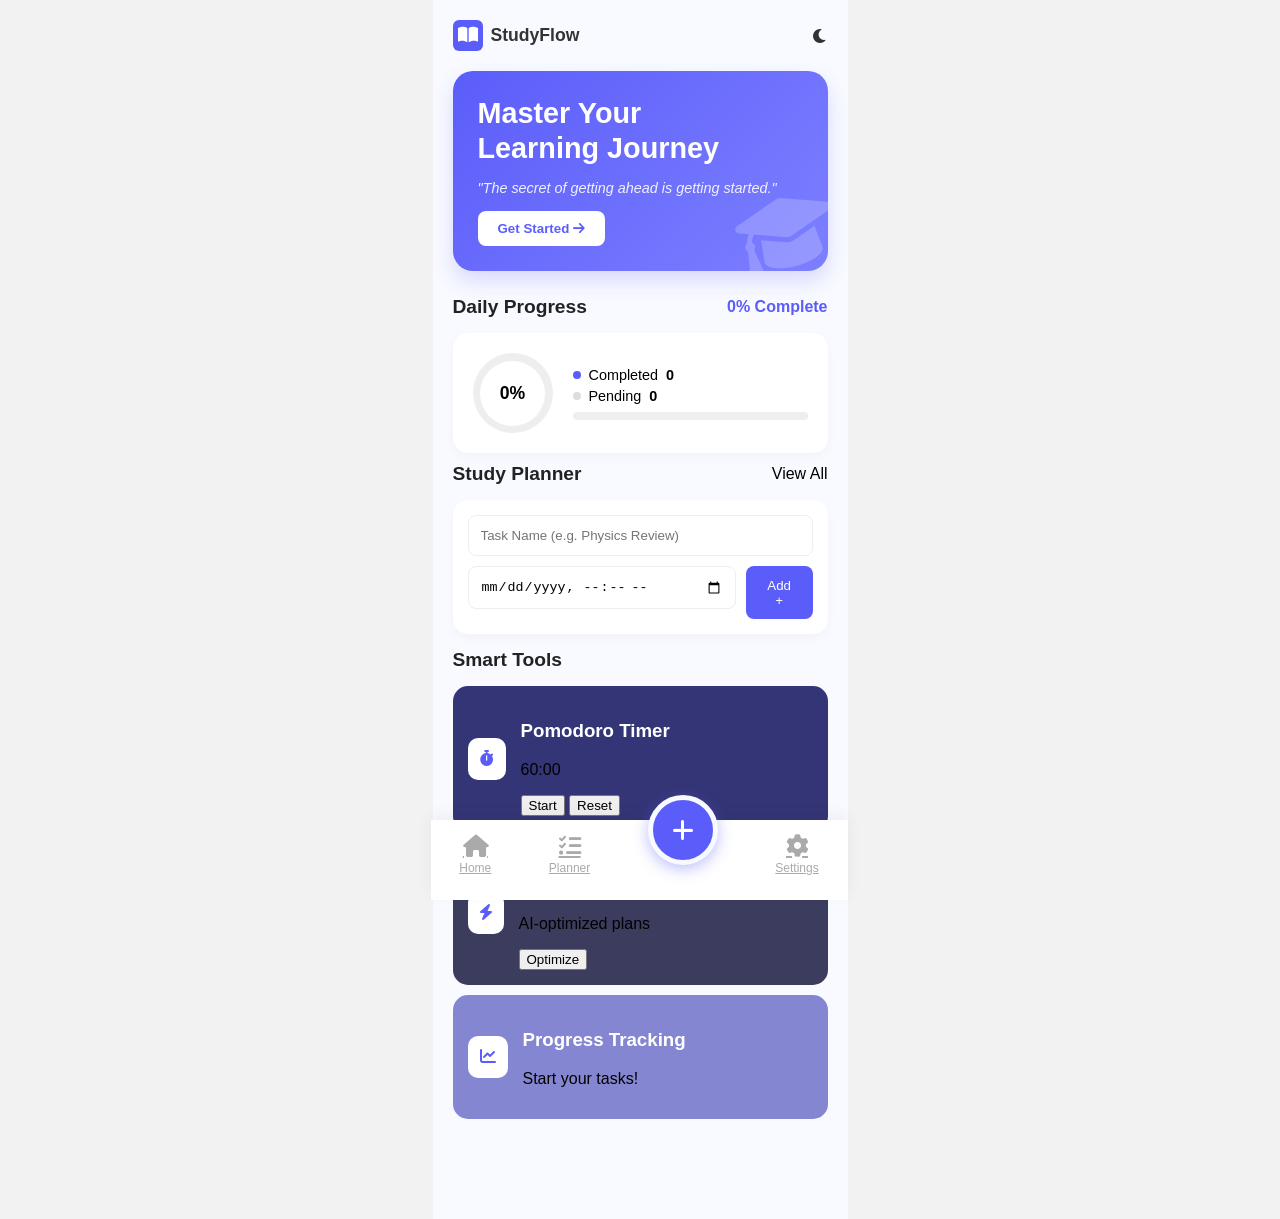
<file: index.html>
<!DOCTYPE html>
<html lang="so">
<head>
    <meta charset="UTF-8">
    <meta name="viewport" content="width=device-width, initial-scale=1.0">
    <title>smart study planner</title>
    <link rel="stylesheet" href="style.css">
    <link rel="stylesheet" href="https://cdnjs.cloudflare.com/ajax/libs/font-awesome/6.0.0/css/all.min.css">
</head>
<body>
<heade>
<div class="mobile-frame">
    <header class="top-header">
        <div class="logo">
            <div class="logo-icon"><i class="fas fa-book-open"></i></div>
            <span>StudyFlow</span>
        </div>
        <i class="fas fa-moon" id="theme-toggle"></i>
    </header>

    <div class="hero-card">
        <h1>Master Your <br> Learning Journey</h1>
        <p>"The secret of getting ahead is getting started."</p>
        <button class="get-started-btn">Get Started <i class="fas fa-arrow-right"></i></button>
        <div class="graduation-cap-icon"><i class="fas fa-graduation-cap"></i></div>
    </div>

    <div class="section-title">
        <h2>Daily Progress</h2>
        <span class="highlight" id="top-percentage">0% Complete</span>
    </div>

    <div class="progress-card">
        <div class="chart-container">
            <div class="circle-progress" id="circle-ui">
                <span id="circle-text">0%</span>
            </div>
        </div>
        <div class="stats-data">
            <div class="stat-line"><span class="dot completed"></span> Completed <strong id="done-num">0</strong></div>
            <div class="stat-line"><span class="dot pending"></span> Pending <strong id="pending-num">0</strong></div>
            <div class="progress-bar-container">
                <div class="progress-fill" id="flat-bar"></div>
            </div>
        </div>
    </div>

    <div class="section-title">
        <h2>Study Planner</h2>
        <span class="view-all">View All</span>
    </div>

    <div class="planner-card">
        <input type="text" id="task-input" placeholder="Task Name (e.g. Physics Review)">
        <div class="input-row">
            <input type="datetime-local" id="date-input">
            <button id="add-btn">Add +</button>
        </div>
    </div>

    <div id="task-list-container"></div>

    <div class="section-title"><h2>Smart Tools</h2></div>

    <div class="tool-card purple">
        <div class="tool-icon"><i class="fas fa-stopwatch"></i></div>
        <div class="tool-info">
            <h3>Pomodoro Timer</h3>
            <p id="timer-display">60:00</p>
            <div class="tool-actions">
                <button onclick="toggleTimer()" id="timer-btn">Start</button>
                <button onclick="resetTimer()">Reset</button>
            </div>
        </div>
    </div>

    <div class="tool-card light-blue">
        <div class="tool-icon"><i class="fas fa-bolt"></i></div>
        <div class="tool-info">
            <h3>Smart Scheduling</h3>
            <p id="schedule-status">AI-optimized plans</p>
            <button onclick="smartSort()">Optimize</button>
        </div>
    </div>

    <div class="tool-card grey-bg">
        <div class="tool-icon"><i class="fas fa-chart-line"></i></div>
        <div class="tool-info">
            <h3>Progress Tracking</h3>
            <p id="track-summary">Start your tasks!</p>
        </div>
    </div>

   <div id="home-section" class="page-content">
    </div>

<div id="planner-section" class="page-content" style="display: none;">
    </div>

 <nav class="bottom-nav">
        <a href="index.html" class="nav-item">
            <i class="fas fa-home"></i>
            <span>Home</span>
        </a>
        <a href="planner.html" class="nav-item active">
            <i class="fas fa-tasks"></i>
            <span>Planner</span>
        </a>
        <div class="fab-btn" onclick="window.location.href='index.html'">
    <i class="fas fa-plus"></i>
</div>
       
        <a href="settings.html" class="nav-item">
            <i class="fas fa-cog"></i>
            <span>Settings</span>
        </a>
    </nav>
</div>

<script src="script.js"></script>
</body>
</html>
</file>
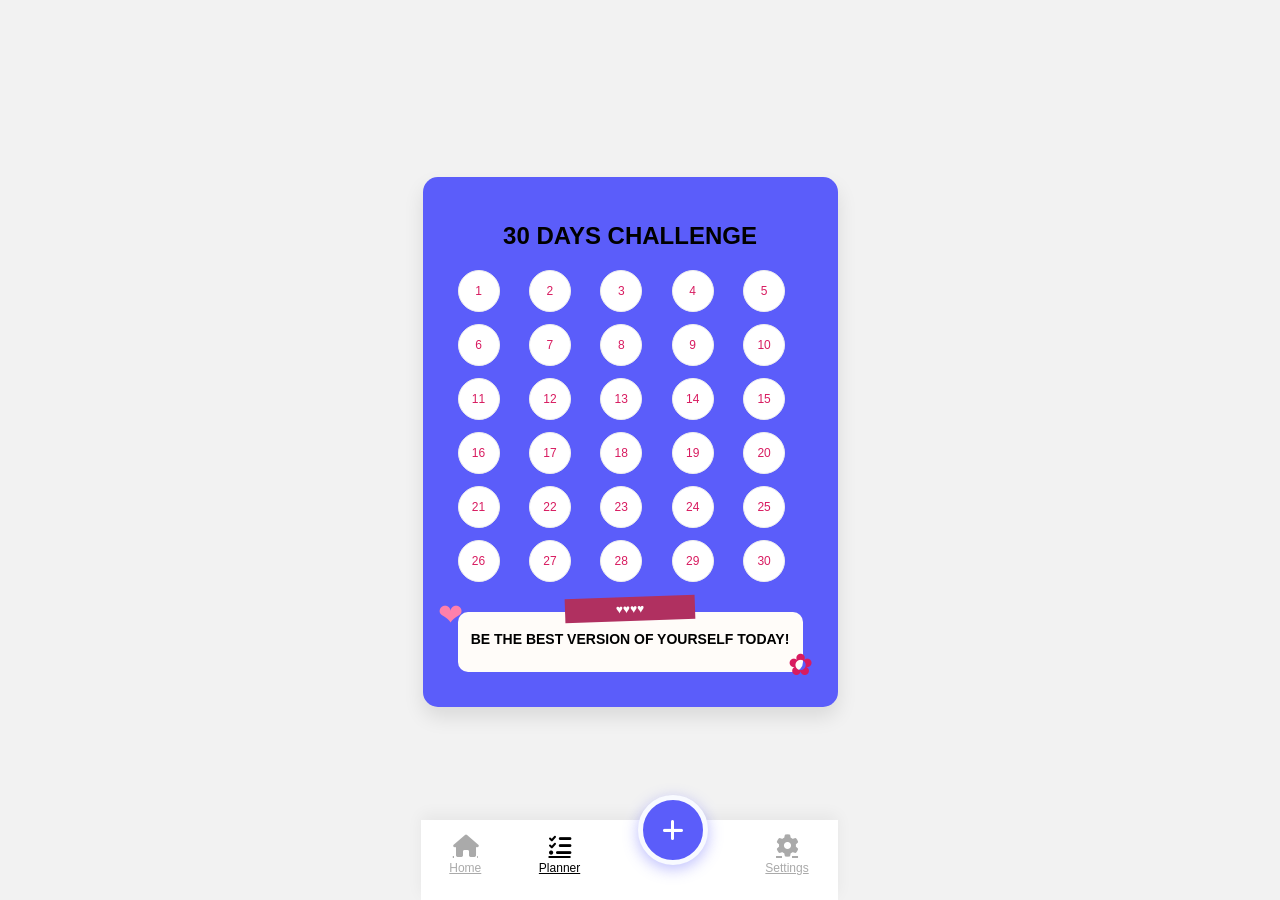
<file: planner.html>
<!DOCTYPE html>
<html lang="so">
<head>
    <meta charset="UTF-8">
    <meta name="viewport" content="width=device-width, initial-scale=1.0">
    <title>smart study planner</title>
    <link rel="stylesheet" href="style.css">
    <link rel="stylesheet" href="https://cdnjs.cloudflare.com/ajax/libs/font-awesome/6.0.0/css/all.min.css">
  
</head>
<body>

    <div class="challenge-container">
        <header>
            <div class="header-lines"></div>
            <h1>30 DAYS CHALLENGE</h1>
            <div class="header-lines"></div>
        </header>

        <div class="grid-container" id="grid"></div>

        <footer>
            <div class="tape">
                <span>♥♥♥♥</span>
            </div>
            <p class="quote">BE THE BEST VERSION OF YOURSELF TODAY!</p>
            
            <div class="heart-icon">❤</div>
            <div class="flower-icon">✿</div>
        </footer>
    </div>

    <nav class="bottom-nav">
        <a href="index.html" class="nav-item">
            <i class="fas fa-home"></i>
            <span>Home</span>
        </a>
        <a href="planner.html" class="nav-item active">
            <i class="fas fa-tasks"></i>
            <span>Planner</span>
        </a>
           <div class="fab-btn" onclick="window.location.href='index.html'">
    <i class="fas fa-plus"></i>
</div>
        <a href="settings.html" class="nav-item">
            <i class="fas fa-cog"></i>
            <span>Settings</span>
        </a>
    </nav>

    <script>
        document.addEventListener('DOMContentLoaded', () => {
            const grid = document.getElementById('grid');

            // 1. Function-ka abuurista Grid-ka (30 Maalmood)
            function createGrid() {
                grid.innerHTML = ''; // Nadiifi grid-ka

                for (let i = 1; i <= 30; i++) {
                    const circle = document.createElement('div');
                    circle.classList.add('circle');
                    circle.innerText = i; // Ku qor nambarka maalinta
                    
                    // Hubi haddii hore loo calaamadeeyay (LocalStorage)
                    const isDone = localStorage.getItem(`day_challenge_${i}`) === 'true';
                    if (isDone) {
                        circle.classList.add('active');
                    }

                    // --------------------------------------------------
                    // CLICK EVENT: CALAAMADAYN & SINGLE DELETE
                    // --------------------------------------------------
                    circle.addEventListener('click', () => {
                        const isActive = circle.classList.contains('active');

                        if (isActive) {
                            // HADDII AY ACTIVE TAHAY: User-ka wuxuu rabaa inuu TIRTIRTO (Single Delete)
                            const confirmDelete = confirm(`Ma hubtaa inaad tirtirto Day ${i}?`);
                            if (confirmDelete) {
                                circle.classList.remove('active');
                                localStorage.removeItem(`day_challenge_${i}`); // Ka saar kaydka
                            }
                        } else {
                            // HADDII AY CAD TAHAY: User-ka wuxuu rabaa inuu CALAAMADEEYO (Check)
                            circle.classList.add('active');
                            localStorage.setItem(`day_challenge_${i}`, 'true'); // Ku dar kaydka
                        }
                    });

                    grid.appendChild(circle);
                }
            }

            // Bilow Grid-ka
            createGrid();
        });
    </script>
</body>
</html>
</file>
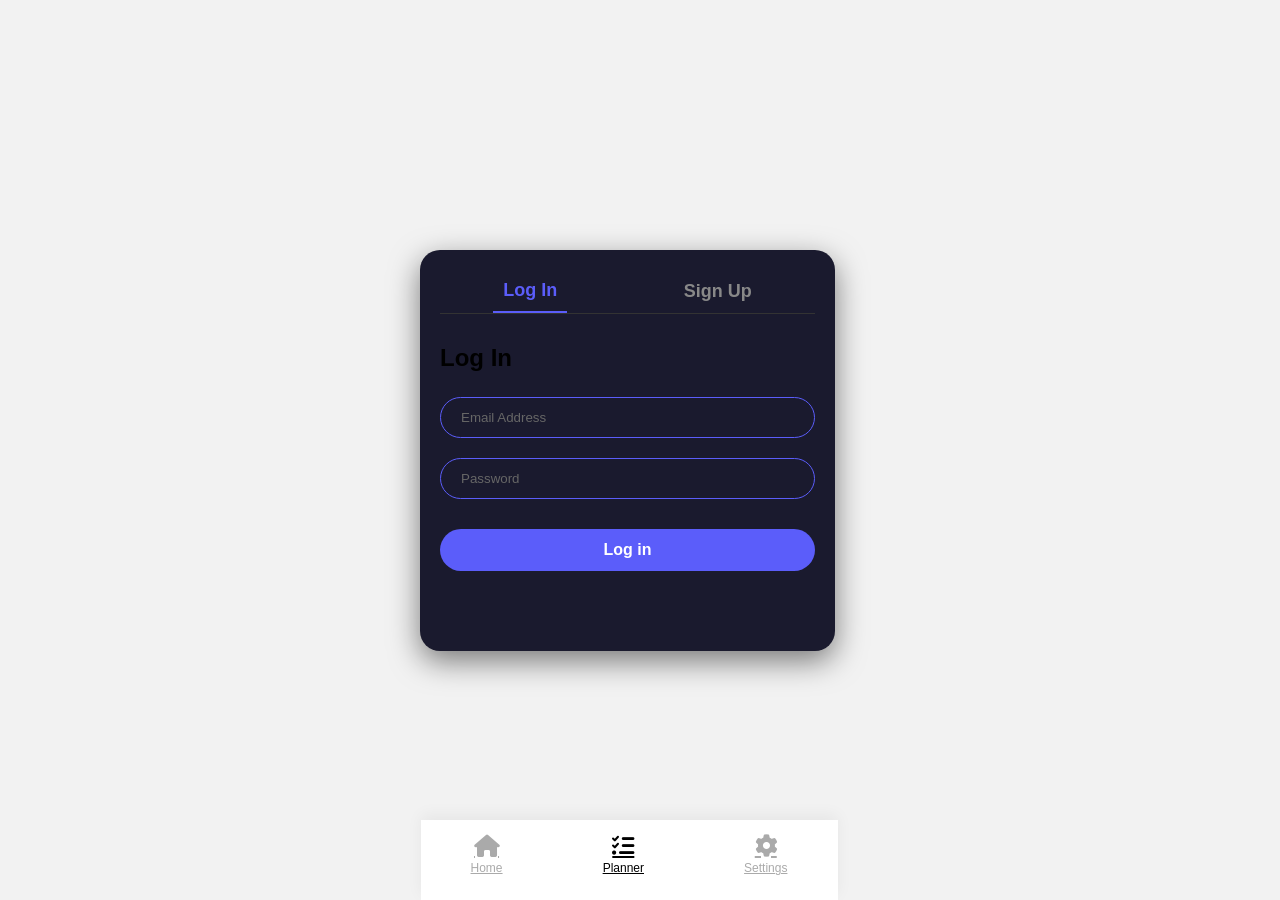
<file: settings.html>
<!DOCTYPE html>
<html lang="so">
<head>
    <meta charset="UTF-8">
    <meta name="viewport" content="width=device-width, initial-scale=1.0">
    <title>smart study planner</title>
    <link rel="stylesheet" href="style.css">
    <link rel="stylesheet" href="https://cdnjs.cloudflare.com/ajax/libs/font-awesome/6.0.0/css/all.min.css">
  

<div class="register-container">
    <div class="form-tabs">
        <button id="showLogin" class="tab-btn active">Log In</button>
        <button id="showSignup" class="tab-btn">Sign Up</button>
    </div>

    <form id="loginForm" class="register-form">
        <h2 class="register-title">Log In</h2>
        <div class="register-group">
            <input type="email" id="loginEmail" class="register-input" placeholder="Email Address">
        </div>
        <div class="register-group">
            <input type="password" id="loginPass" class="register-input" placeholder="Password">
        </div>
        <button type="submit" class="register-btn">Log in</button>
    </form>

    <form id="registerForm" class="register-form hidden">
        <h2 class="register-title">Sign Up</h2>
        <div class="register-group">
            <input type="text" id="fullname" class="register-input" placeholder="Full Name">
        </div>
        <div class="register-group">
            <input type="text" id="mobile" class="register-input" placeholder="Mobile Number">
        </div>
        <div class="register-group">
            <input type="email" id="email" class="register-input" placeholder="Email Address">
        </div>
        <div class="register-group">
            <input type="number" id="age" class="register-input" placeholder="Age">
        </div>
        <div class="register-group">
            <input type="text" id="address" class="register-input" placeholder="Address">
        </div>
        <div class="register-group">
            <input type="password" id="password" class="register-input" placeholder="Password">
        </div>
        <div class="register-group">
            <input type="password" id="confirmPassword" class="register-input" placeholder="Confirm Password">
        </div>
        <button type="submit" class="register-btn">Sign up</button>
    </form>

    <div id="register-message" class="register-message"></div>
</div>


 <nav class="bottom-nav">
        <a href="index.html" class="nav-item">
            <i class="fas fa-home"></i>
            <span>Home</span>
        </a>
        <a href="planner.html" class="nav-item active">
            <i class="fas fa-tasks"></i>
            <span>Planner</span>
        </a>
        
        <a href="settings.html" class="nav-item">
            <i class="fas fa-cog"></i>
            <span>Settings</span>
        </a>
    </nav>


      <script>
document.addEventListener('DOMContentLoaded', function () {

    const loginForm = document.getElementById('loginForm');
    const registerForm = document.getElementById('registerForm');
    const registerMessage = document.getElementById('register-message');

    // ============ SIGN UP ============
    registerForm.addEventListener('submit', function (e) {
        e.preventDefault();

        const fullname = document.getElementById('fullname').value.trim();
        const mobile = document.getElementById('mobile').value.trim();
        const email = document.getElementById('email').value.trim();
        const age = document.getElementById('age').value.trim();
        const address = document.getElementById('address').value.trim();
        const password = document.getElementById('password').value;
        const confirmPassword = document.getElementById('confirmPassword').value;

        if (!fullname || !mobile || !email || !age || !address || !password || !confirmPassword) {
            showMessage('Please fill all fields!', 'red');
            returun;
        }

        if (!validateEmail(email)) {
            showMessage('Invalid email address!', 'red');
            return;
        }

        if (password.length < 6) {
            showMessage('Password must be at least 6 characters!', 'red');
            return;
        }

        if (password !== confirmPassword) {
            showMessage('Passwords do not match!', 'red');
            return;
        }

        const userData = {
            fullname,
            mobile,
            email,
            age,
            address,
            password
        };

        localStorage.setItem('userAccount', JSON.stringify(userData));

        showMessage('Registered successfully ✅', '#00ff00');
        registerForm.reset();
    });

    // ============ LOGIN ============
    loginForm.addEventListener('submit', function (e) {
        e.preventDefault();

        const loginEmail = document.getElementById('loginEmail').value.trim();
        const loginPass = document.getElementById('loginPass').value.trim();

        const savedUser = JSON.parse(localStorage.getItem('userAccount'));

        if (!savedUser) {
            showMessage('No account found. Please Sign Up first!', 'red');
            return;
        }

        if (loginEmail === savedUser.email && loginPass === savedUser.password) {
            showMessage('You logged in your account successfully ✅', '#00ff00');
            loginForm.reset();
        } else {
            showMessage('Email or Password is incorrect!', 'red');
        }
    });

    // ============ FUNCTIONS ============
    function showMessage(msg, color) {
        registerMessage.textContent = msg;
        registerMessage.style.color = color;
    }

    function validateEmail(email) {
        return /^[^\s@]+@[^\s@]+\.[^\s@]+$/.test(email);
    }

    // ============ TAB SWITCH ============
    document.getElementById('showLogin').onclick = function () {
        loginForm.classList.remove('hidden');
        registerForm.classList.add('hidden');
        this.classList.add('active');
        document.getElementById('showSignup').classList.remove('active');
    };

    document.getElementById('showSignup').onclick = function () {
        registerForm.classList.remove('hidden');
        loginForm.classList.add('hidden');
        this.classList.add('active');
        document.getElementById('showLogin').classList.remove('active');
    };

});
</script>

  </body>
</html>
</file>
<file: style.css>
:root {
    --primary-blue: #5b5dfa;
    --hero-grad: linear-gradient(135deg, #5b5dfa, #7d80ff);
    --bg-color: #f8faff;
}

body {
    background-color: #e0e0e0;
    font-family: 'Segoe UI', sans-serif;
    margin: 0;
     display: flex; 
     justify-content: center;
}

.mobile-frame {
    width: 375px;
    background: var(--bg-color);
    min-height: 100vh;
    padding: 20px;
    padding-bottom: 90px;
    position: relative;
}

.top-header {
    display: flex; 
    justify-content: space-between; 
    align-items: center;
    margin-bottom: 20px;
     color: #333;
}

/* ========================= */
/* DARK MODE */
/* ========================= */

body.dark-mode {
    background-color: #121212;
}

body.dark-mode .mobile-frame {
    background: #1e1e2f;
}

body.dark-mode .top-header,
body.dark-mode .section-title h2 {
    color: #ffffff;
}

body.dark-mode .progress-card,
body.dark-mode .planner-card,
body.dark-mode .task-item,
body.dark-mode .bottom-nav {
    background: #2a2a40;
    color: white;
}

body.dark-mode .planner-card input {
    background: #33334d;
    border: 1px solid #444;
    color: white;
}

body.dark-mode .circle-progress::before {
    background: #2a2a40;
}

body.dark-mode .progress-bar-container {
    background: #444;
}

body.dark-mode .nav-item {
    color: #888;
}

body.dark-mode .nav-item.active {
    color: #fff;
}



.logo { display: flex; 
    align-items: center;
     gap: 8px;
      font-weight: bold;
       font-size: 1.1rem; 
    
    }

.logo-icon {
     background: #5b5dfa;
      color: white;
       padding: 5px;
        border-radius: 6px; }

.hero-card {
    background: var(--hero-grad);
     border-radius: 20px;
    padding: 25px;
     color: white; 
     position: relative; 
     overflow: hidden;
    box-shadow: 0 10px 20px rgba(91, 93, 250, 0.2);
     margin-bottom: 25px;
}

.hero-card h1 { 
    font-size: 1.8rem;
     margin: 0;
      line-height: 1.2;

     }
.hero-card p { 
    font-style: italic; 
    font-size: 0.9rem;
     margin: 15px 0; 
     opacity: 0.9; 
    
    }

.get-started-btn {
    background: white; 
    color: var(--primary-blue); 
    border: none;
    padding: 10px 20px;
     border-radius: 8px;
      font-weight: bold; 
      cursor: pointer;
}

.graduation-cap-icon {
    position: absolute; 
    right: -10px;
     bottom: -10px;
    font-size: 5rem;
     opacity: 0.2; 
     transform: rotate(-15deg);
}

.section-title {
    display: flex;
     justify-content: space-between;
      align-items: center;
    margin-bottom: 15px; 
    margin-top: 10px;
}

.section-title h2 {
     font-size: 1.2rem;
     color: #222;
      margin: 0; 
    }
.highlight {
     color: var(--primary-blue); 
     font-weight: bold;
     }

.progress-card {
    background: white;
     border-radius: 15px;
      padding: 20px;
    display: flex; 
    align-items: center;
     gap: 20px;
    box-shadow: 0 4px 12px rgba(0,0,0,0.03);
}

/* Circle CSS */
.circle-progress {
    width: 80px;
     height: 80px; 
     border-radius: 50%;
    background: conic-gradient(var(--primary-blue) 0%, #eee 0%);
    display: flex; 
    align-items: center;
     justify-content: center;
    position: relative;
}
.circle-progress::before {
    content: ""; 
    position: absolute; 
    width: 65px;
     height: 65px;
    background: white;
     border-radius: 50%;
}
#circle-text { 
    position: relative; 
    font-weight: bold;
     font-size: 1.1rem;
     }

.stats-data { 
    flex-grow: 1;
 }
.stat-line {
     display: flex;
      align-items: center; 
      gap: 8px; 
      font-size: 0.9rem;
       margin-bottom: 5px; 
    }
.dot {
     width: 8px;
     height: 8px;
      border-radius: 50%;
     }
.completed { 
    background: var(--primary-blue);
 }
.pending {
     background: #ddd;
     }

.progress-bar-container { 
    background: #eee;
     height: 8px;
      border-radius: 10px;
       margin-top: 8px;
     }
.progress-fill {
     background: var(--primary-blue);
      height: 100%; 
      border-radius: 10px;
       width: 0%;
        transition: 0.5s; 
    }

.planner-card {
    background: white;
     border-radius: 15px;
      padding: 15px;
    margin-bottom: 15px; 
    box-shadow: 0 4px 12px rgba(0,0,0,0.03);
}

.planner-card input {
    width: 100%;
     padding: 12px;
      border: 1px solid #eee;
    border-radius: 8px;
     margin-bottom: 10px; 
     box-sizing: border-box;
}

.input-row { 
    display: flex;
     gap: 10px;
     }
#add-btn {
     background: #5b5dfa;
      color: white; 
      border: none; 
      padding: 0 20px; 
      border-radius: 8px;
       cursor: pointer; }

.task-item {
    background: white; 
    padding: 15px;
     border-radius: 12px;
    display: flex; 
    justify-content: space-between;
     align-items: center;
    margin-bottom: 10px;
}

.task-item.checked span { 
    text-decoration: line-through;
     color: #aaa; 
    }

.tool-card {
    display: flex; 
    align-items: center;
     gap: 15px;
    padding: 15px;
     border-radius: 15px;
      margin-bottom: 10px;
}
.purple { 
    background: #343576;
 }
.light-blue { 
    background: #3c3d5e;
 }
 .grey-bg{
     background: #8586d2;
 }
.tool-icon {
     background: white;
      padding: 12px;
       border-radius: 10px; 
       color: var(--primary-blue); 
    }

h3 {
    color: white;
}

.bottom-nav {
    position: fixed;
    bottom: 0;
    width: 417px;
    background: white;
    display: flex;
    justify-content: space-around;
    align-items: center;
    padding-top: 15px;
    margin-left: -22px;
    padding-bottom: 25px;
    box-shadow: 0 -5px 15px rgba(0,0,0,0.05);
    z-index: 1000;
    
}

.nav-item {
    display: flex;
    flex-direction: column;
    align-items: center;
    color: #aaa;
    cursor: pointer;
    transition: 0.3s;
}

.nav-item.active {
    color: #000; /* Home-ka madow ayuu u muuqdaa sawirkaaga */
}

.nav-item i {
    font-size: 1.4rem;
    margin-bottom: 4px;
}

.nav-item span {
    font-size: 0.75rem;
    font-weight: 500;
}

.fab-btn {
    background: #5b5dfa;
    color: white;
    width: 60px;
    height: 60px;
    border-radius: 50%;
    display: flex;
    align-items: center;
    justify-content: center;
    margin-top: -50px;
    border: 5px solid var(--bg-color);
    box-shadow: 0 4px 15px rgba(91, 93, 250, 0.4);
    font-size: 1.5rem;
    cursor: pointer;
}


/* planner page */



body {
    background-color: #f2f2f2; /* Midabka ka dambeeya page-ka */
    display: flex;
    justify-content: center;
    align-items: center;
    min-height: 100vh;
    margin: 0;
    font-family: 'Comic Sans MS', cursive, sans-serif;
}

.challenge-container {
    background-color: #5b5dfa; 
    width: 345px;
    padding: 35px;
    margin-left: -20px;
    border-radius: 15px;
    box-shadow: 0 10px 20px rgba(0, 0, 0, 0.1);
    text-align: center;
    position: relative;
    margin-bottom: 1rem;
}

header h1 {
    font-size: 24px;
    margin: 10px 0;
    font-weight: bold;
}


  /* CSS dheeraad ah oo loogu talagalay quruxda grid-ka */
        .grid-container {
            display: grid;
            grid-template-columns: repeat(5, 1fr);
            gap: 12px;
            padding: 10px 0;
          
        }
        .circle {
            width: 40px;
            height: 40px;
            background-color: #fff;
            border-radius: 50%;
            display: flex;
            align-items: center;
            justify-content: center;
            cursor: pointer;
            font-size: 12px;
            color: #d81b60;
            border: 1px solid #eee;
            transition: all 0.3s ease;
        }
        .circle.active {
           
            color: white;
            border-color: #d81b60;
            box-shadow: 0 4px 8px rgba(216, 27, 96, 0.3);
              background-color: #d7a7d9; /* Midabka casaan madow ah */
            transform: scale(0.9);
        }


footer {
    margin-top: 20px;
    background-color: #fffcf9;
    padding: 20px 10px;
    border-radius: 10px;
    position: relative;
}

.tape {
    background-color: #b03060;
    color: white;
    width: 120px;
    margin: -35px auto 10px;
    padding: 5px;
    font-size: 12px;
    transform: rotate(-2deg);
}

.quote {
    font-size: 14px;
    font-weight: bold;
    margin: 5px 0;
}

.heart-icon {
     position: absolute;
     left: -20px; 
     bottom: 40px;
      color: #ff80ab; 
      font-size: 30px;
     }
.flower-icon { position: absolute;
     right: -10px;
      bottom: -10px;
       color: #d81b60;
        font-size: 30px;
     }





        /* register page */

.register-container {
  background: #1a1a2e; 
  padding: 20px;
  border-radius: 20px;
  width: 375px;
  margin: 40px  ;
  margin-right: 65px;

  /* Kani waa xariiqda madow ee hooska leh */
  box-shadow: 0 10px 30px rgba(0,0,0,0.5);
  padding-bottom: 5rem;
  
}

/* Tab-yada Login iyo Sign Up ee is-garab yaalla */
.form-tabs {
  display: flex;
  justify-content: space-around;
  margin-bottom: 30px;
  border-bottom: 1px solid #333;
}

.tab-btn {
  background: none;
  border: none;
  color: #888;
  font-size: 18px;
  font-weight: bold;
  padding: 10px;
  cursor: pointer;
  transition: 0.3s;
}

.tab-btn.active {
  color: #5b5dfa; /* Midabka casaanka ah */
  border-bottom: 2px solid #5b5dfa;
}

.register-title {
  text-align: left;
  margin-bottom: 25px;
  font-size: 24px;
}

.register-group {
  margin-bottom: 20px;
}

/* Input-yada wareegsan ee sawirka cml */
.register-input {
  width: 100%;
  padding: 12px 20px;
  box-sizing: border-box;
  border-radius: 25px; 
  border: 1px solid #5b5dfa; /* Xariiqda casaanka ah */
  background: transparent;
  color: white;
  outline: none;
}

.register-input::placeholder {
  color: #666;
}

/* Badhanka weyn ee casaanka ah */
.register-btn {
  width: 100%;
  padding: 12px;
  background: #5b5dfa;
  border: none;
  color: white;
  font-size: 16px;
  font-weight: bold;
  border-radius: 25px;
  cursor: pointer;
  margin-top: 10px;
  transition: 0.3s;
}

.register-btn:hover {
  background: #5b5dfa;
  transform: translateY(-2px);
}

/* Qoraalka hoose (Switch link) */
.switch-text {
  text-align: center;
  margin-top: 20px;
  font-size: 14px;
  color: #ccc;
}

.link-color {
  color: #e94560;
  cursor: pointer;
  text-decoration: none;
}
/* Si loo qariyo form-ka aan la rabin */ 
.hidden {
  display: none;
}
</file>
